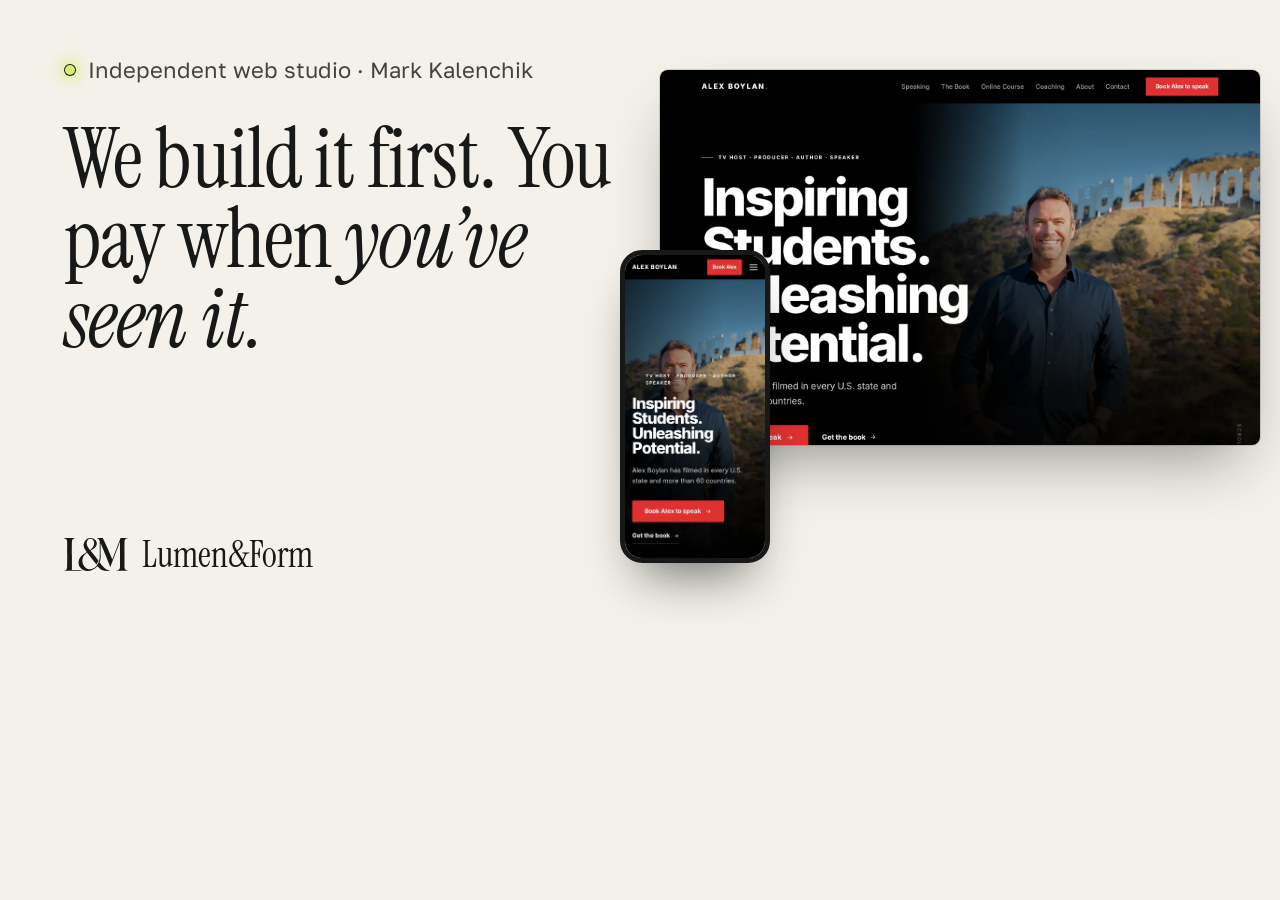
<file: lumenform_studio_v3/tools/og.html>
<!DOCTYPE html><html><head><meta charset="utf-8"><style>
@font-face{font-family:IS;src:url(../site/assets/fonts/instrument-serif-regular.woff2)}
@font-face{font-family:IS;font-style:italic;src:url(../site/assets/fonts/instrument-serif-italic.woff2)}
@font-face{font-family:G;src:url(../site/assets/fonts/golos-text-latin-var.woff2);font-weight:400 600}
*{margin:0;box-sizing:border-box}body{width:1200px;height:630px;background:#F4F1EA;color:#171918;font-family:G;overflow:hidden;position:relative}
.l{position:absolute;left:64px;top:56px;width:560px}
.e{font-size:22px;color:#44443F;display:flex;gap:12px;align-items:center}.e:before{content:"";width:12px;height:12px;border-radius:50%;background:#D4EF72;box-shadow:0 0 0 1px #171918 inset,0 0 14px 3px rgba(212,239,114,.9)}
h1{font-family:IS;font-weight:400;font-size:84px;line-height:.95;margin-top:36px;letter-spacing:-.01em}h1 em{font-style:italic}
.b{position:absolute;left:64px;bottom:52px;display:flex;align-items:center;gap:14px;font-family:IS;font-size:36px}.b img{width:64px}
.s{position:absolute;right:-60px;top:70px;width:600px;border-radius:8px;overflow:hidden;box-shadow:0 0 0 1px rgba(23,25,24,.15),0 30px 60px -20px rgba(23,25,24,.45)}
.s img{width:100%;display:block}.p{position:absolute;right:430px;top:250px;width:150px;border:5px solid #171918;border-radius:22px;overflow:hidden;box-shadow:0 30px 50px -20px rgba(23,25,24,.6)}.p img{width:100%;display:block}
</style></head><body>
<div class="l"><p class="e">Independent web studio · Mark Kalenchik</p><h1>We build it first. You pay when <em>you’ve seen it.</em></h1></div>
<div class="b"><img src="../site/assets/img/brand/logo.svg">Lumen&amp;Form</div>
<div class="s"><img src="../site/assets/img/work/alexboylan-1600.webp"></div>
<div class="p"><img src="../site/assets/img/work/alexboylan-m-600.webp"></div>
</body></html>
</file>
